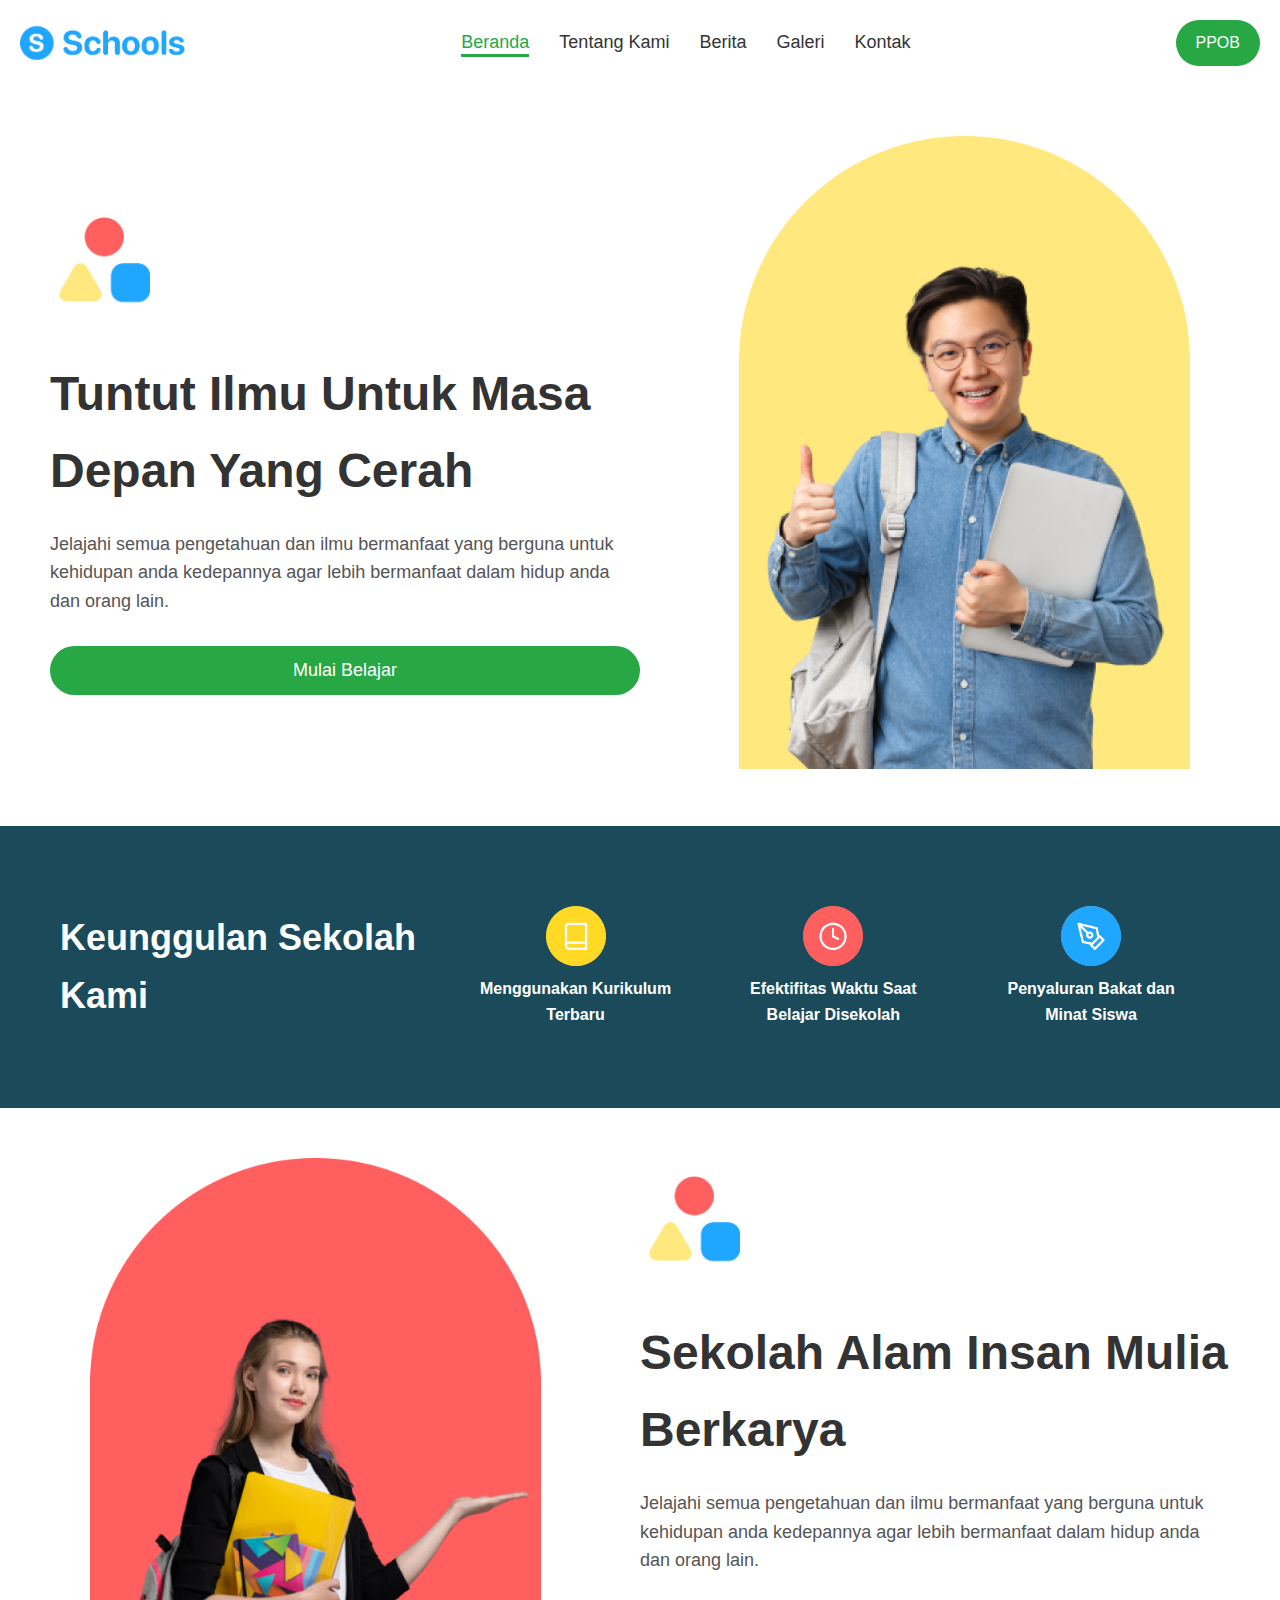
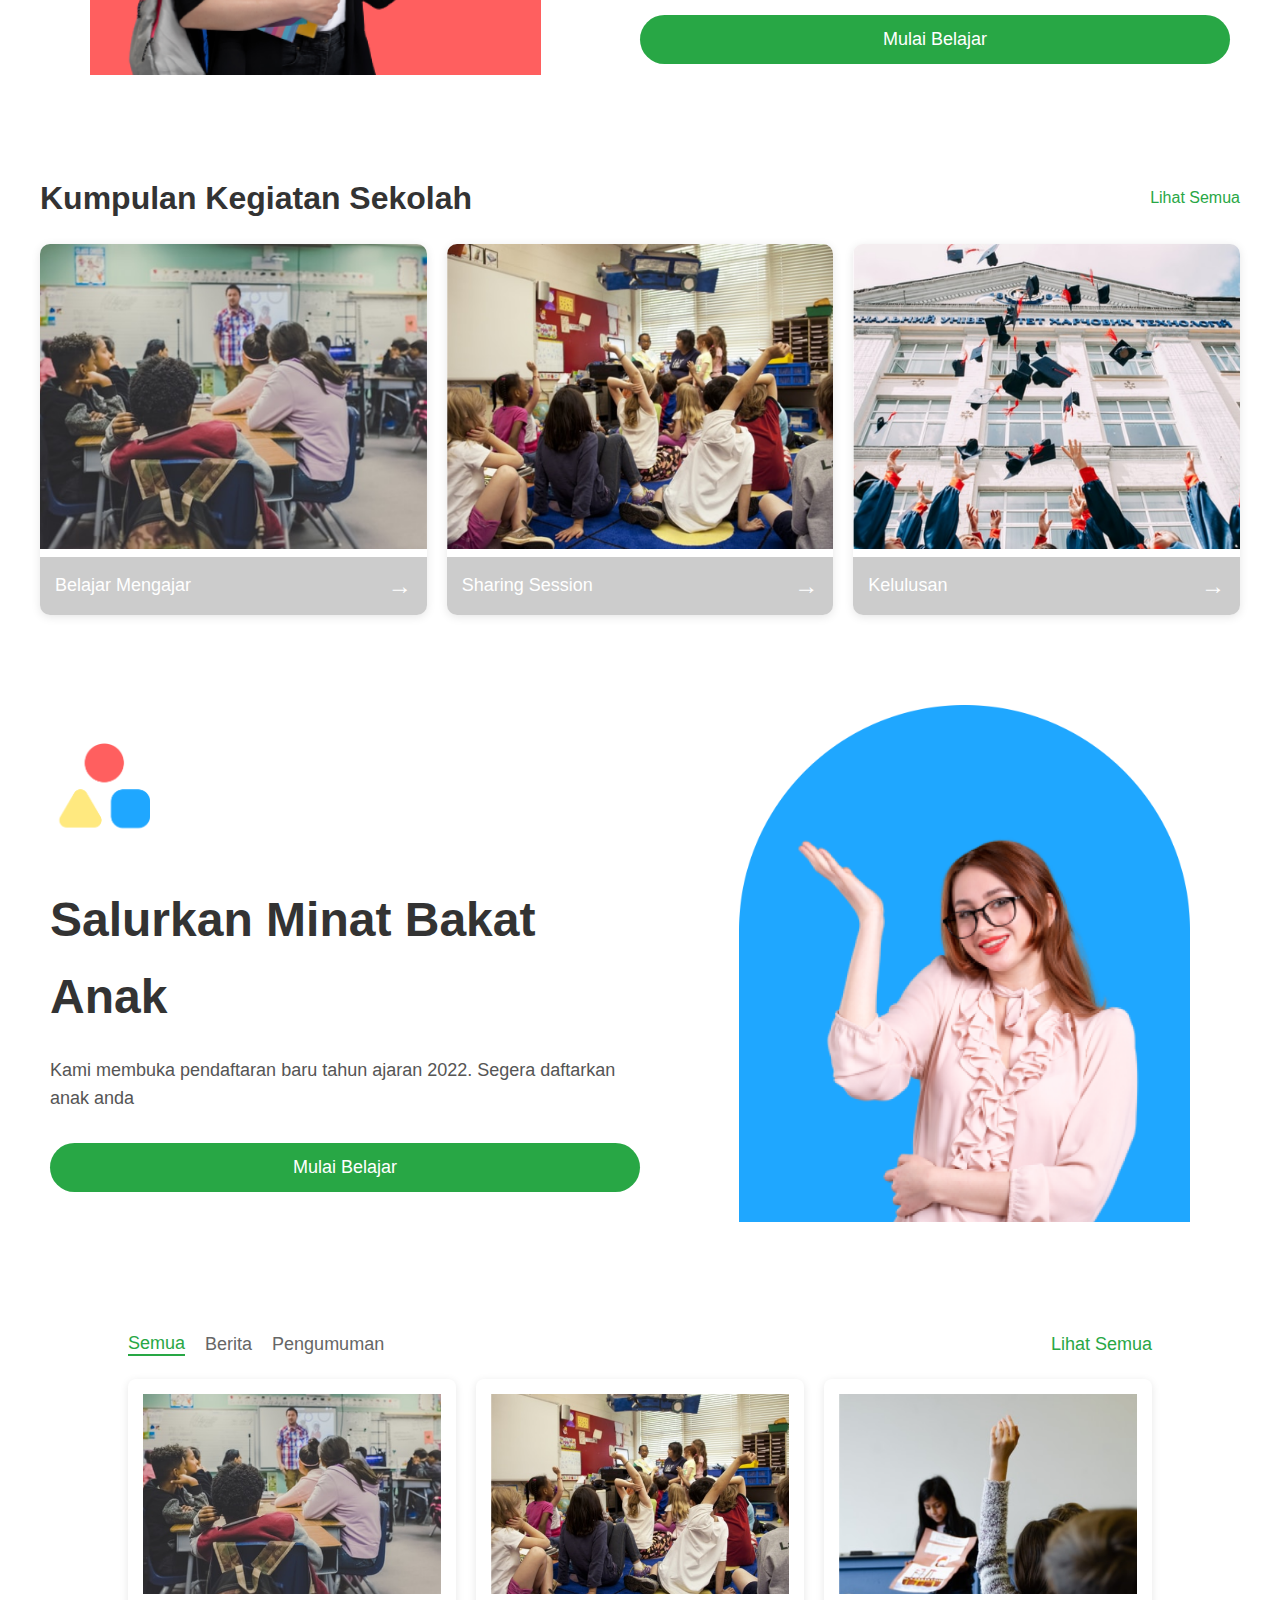
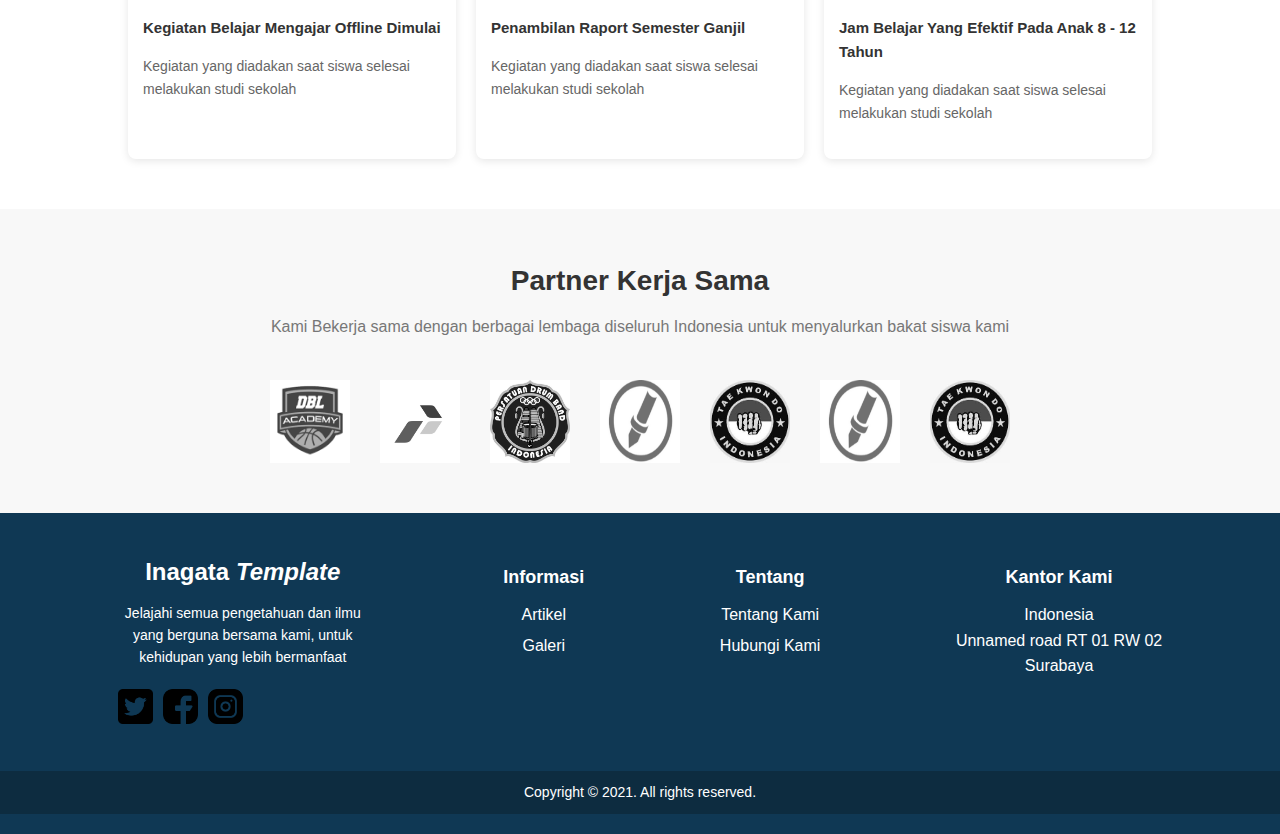
<file: index.html>
<!DOCTYPE html>
<html lang="en">
<head>
    <meta charset="UTF-8">
    <meta name="viewport" content="width=device-width, initial-scale=1.0">
    <title>School Website</title>
    <link rel="stylesheet" href="style.css">
</head>
<body>

    <!-- Header -->
    <header>
        <nav>
            <div class="logo">
                <img src="img/logo.png" alt="School Logo"></div>
            <ul class="nav-links">
                <li><a href="index.html"class="active">Beranda</a></li>
                <li><a href="about.html">Tentang Kami</a></li>
                <li><a href="news.html">Berita</a></li>
                <li><a href="gallery.html">Galeri</a></li>
                <li><a href="contact.html">Kontak</a></li>
            </ul>
            <a href="#" class="cta">PPOB</a>
        </nav>
    </header>

    <!-- Hero Section -->
    <section class="hero">
        <div class="hero-text">
            <img src="img/Group 14.png" alt="Logo1">
            <h1>Tuntut Ilmu Untuk Masa Depan Yang Cerah</h1>
            <p>Jelajahi semua pengetahuan dan ilmu bermanfaat yang berguna untuk kehidupan anda kedepannya agar lebih bermanfaat dalam hidup anda dan orang lain.</p>
            <a href="#" class="cta">Mulai Belajar</a>
        </div>
        <div class="hero-image">
            <img src="img/1.png" alt="Hero Image">
        </div>
    </section>
    
<!-- Keunggulan Sekolah -->
<section class="keunggulan">
    <div class="kontainer">
        <div class="content">
            <div class="title">
                <h2>Keunggulan Sekolah Kami</h2>
            </div>
            <div class="features">
                <div class="feature">
                    <div class="ikon yellow-bg">
                        <img src="img/Frame 18.png" alt="Kurikulum Terbaru">
                    </div>
                    <h3>Menggunakan Kurikulum Terbaru</h3>
                </div>
                <div class="feature">
                    <div class="ikon red-bg">
                        <img src="img/Frame 16.png" alt="Efektifitas Belajar">
                    </div>
                    <h3>Efektifitas Waktu Saat Belajar Disekolah</h3>
                </div>
                <div class="feature">
                    <div class="ikon blue-bg">
                        <img src="img/Frame 15.png" alt="Penyaluran Bakat">
                    </div>
                    <h3>Penyaluran Bakat dan Minat Siswa</h3>
                </div>
            </div>
        </div>
    </div>
</section>

<!-- Sekolah Alam -->
<section class="school-info">
    <div class="school-image-image">
        <img src="img/2.png" alt="Hero Image">
    </div>
    <div class="school-image">
        <img src="img/Group 14.png" alt="Logo1">
        <h1>Sekolah Alam Insan Mulia Berkarya</h1>
        <p>Jelajahi semua pengetahuan dan ilmu bermanfaat yang berguna untuk kehidupan anda kedepannya agar lebih bermanfaat dalam hidup anda dan orang lain.</p>
        <a href="#" class="cta">Mulai Belajar</a>
    </div>
</section>

    <!-- Kegiatan Sekolah -->
    <section class="school-activities">
        <div class="container">
            <div class="header">
                <h2>Kumpulan Kegiatan Sekolah</h2>
                <a href="#" class="view-all">Lihat Semua</a>
            </div>
            <div class="activities">
                <div class="activity">
                    <img src="img/img1.png" alt="Belajar Mengajar">
                    <div class="activity-info gray-bg">
                        <p>Belajar Mengajar</p>
                        <span>→</span>
                    </div>
                </div>
                <div class="activity">
                    <img src="img/img2.png" alt="Sharing Session">
                    <div class="activity-info gray-bg">
                        <p>Sharing Session</p>
                        <span>→</span>
                    </div>
                </div>
                <div class="activity">
                    <img src="img/img3.png" alt="Kelulusan">
                    <div class="activity-info gray-bg">
                        <p>Kelulusan</p>
                        <span>→</span>
                    </div>
                </div>
            </div>
        </div>
    </section>

    <!-- Minat Bakat Anak -->
    <section class="talent">
        <div class="talent-text">
            <img src="img/Group 14.png" alt="Logo1">
            <h1>Salurkan Minat Bakat Anak</h1>
            <p>Kami membuka pendaftaran baru tahun ajaran 2022. Segera daftarkan anak anda</p>
            <a href="#" class="cta">Mulai Belajar</a>
        </div>
        <div class="talent-image">
            <img src="img/3.png" alt="Minat Bakat">
        </div>
    </section>

    <!-- Berita Sekolah -->
    <div class="containers">
        <div class="tabs">
            <button class="tab active">Semua</button>
            <button class="tab">Berita</button>
            <button class="tab">Pengumuman</button>
            <a href="#" class="lihat-semua">Lihat Semua</a>
        </div>
        
        <div class="cards">
            <div class="card">
                <img src="img/img1.png" alt="Kegiatan Belajar Mengajar">
                <h3>Kegiatan Belajar Mengajar Offline Dimulai</h3>
                <p>Kegiatan yang diadakan saat siswa selesai melakukan studi sekolah</p>
            </div>
            <div class="card">
                <img src="img/img2.png" alt="Penambilan Raport">
                <h3>Penambilan Raport Semester Ganjil</h3>
                <p>Kegiatan yang diadakan saat siswa selesai melakukan studi sekolah</p>
            </div>
            <div class="card">
                <img src="img/img4.png" alt="Jam Belajar">
                <h3>Jam Belajar Yang Efektif Pada Anak 8 - 12 Tahun</h3>
                <p>Kegiatan yang diadakan saat siswa selesai melakukan studi sekolah</p>
            </div>
        </div>
    </div>

    <!-- Partner -->
    <div class="partner-section">
        <h2>Partner Kerja Sama</h2>
        <p>Kami Bekerja sama dengan berbagai lembaga diseluruh Indonesia untuk menyalurkan bakat siswa kami</p>
        <div class="partner-logos">
            <img src="img/bkt1.png" alt="Partner Logo 1">
            <img src="img/bkt2.png" alt="Partner Logo 2">
            <img src="img/bkt3.jpg" alt="Partner Logo 3">
            <img src="img/bkt4.png" alt="Partner Logo 4">
            <img src="img/bkt5.jpeg" alt="Partner Logo 5">
            <img src="img/bkt4.png" alt="Partner Logo 4">
            <img src="img/bkt5.jpeg" alt="Partner Logo 5">
        </div>
    </div>
    
    <!-- Footer -->
    <footer>
        <div class="footer-container">
            <div class="footer-left">
                <h2>Inagata <span>Template</span></h2>
                <p>Jelajahi semua pengetahuan dan ilmu yang berguna bersama kami, untuk kehidupan yang lebih bermanfaat</p>
                <div class="social-icons">
                    <a href="#"><img src="img/twt.png" alt="Twitter" class="icon"></a>
                    <a href="#"><img src="img/fb.png" alt="Facebook" class="icon"></a>
                    <a href="#"><img src="img/ig.png" alt="Instagram" class="icon"></a>
                </div>
            </div>
            <div class="footer-middle">
                <h3>Informasi</h3>
                <ul>
                    <li><a href="#">Artikel</a></li>
                    <li><a href="#">Galeri</a></li>
                </ul>
            </div>
            <div class="footer-right">
                <h3>Tentang</h3>
                <ul>
                    <li><a href="#">Tentang Kami</a></li>
                    <li><a href="#">Hubungi Kami</a></li>
                </ul>
            </div>
            <div class="footer-right">
                <h3>Kantor Kami</h3>
                <p>Indonesia</p>
                <p>Unnamed road RT 01 RW 02</p>
                <p>Surabaya</p>
            </div>
        </div>
        <div class="footer-bottom">
            <p>Copyright © 2021. All rights reserved.</p>
        </div>
    </footer>

</body>
</html>
</file>
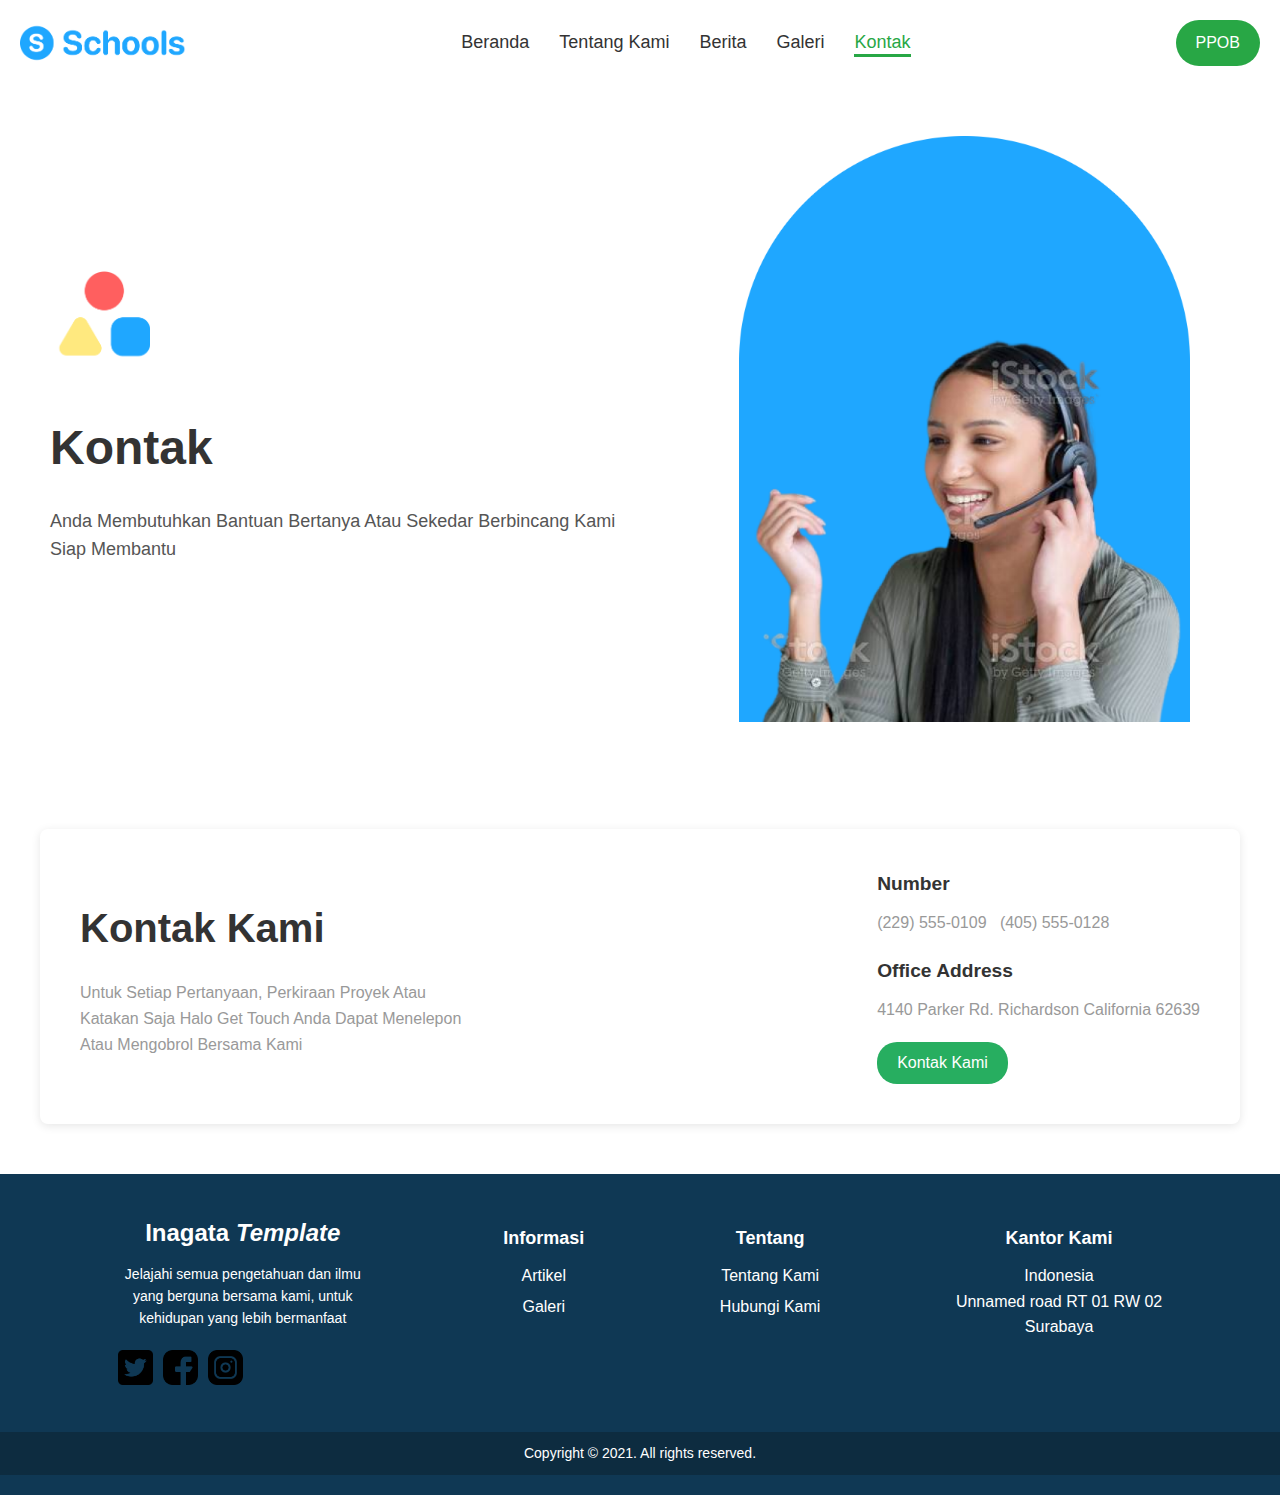
<file: contact.html>
<!DOCTYPE html>
<html lang="en">
<head>
    <meta charset="UTF-8">
    <meta name="viewport" content="width=device-width, initial-scale=1.0">
    <title>School Website</title>
    <link rel="stylesheet" href="style3.css">
</head>
<body>

    <!-- Header -->
    <header>
        <nav>
            <div class="logo">
                <img src="img/logo.png" alt="School Logo"></div>
            <ul class="nav-links">
                <li><a href="index.html">Beranda</a></li>
                <li><a href="about.html">Tentang Kami</a></li>
                <li><a href="news.html">Berita</a></li>
                <li><a href="gallery.html">Galeri</a></li>
                <li><a href="contact.html" class="active">Kontak</a></li>
            </ul>
            <a href="#" class="cta">PPOB</a>
        </nav>
    </header>

    <!-- Hero Section -->
    <section class="hero">
        <div class="hero-text">
            <img src="img/Group 14.png" alt="Logo1">
            <h1>Kontak</h1>
            <p>Anda Membutuhkan Bantuan Bertanya Atau Sekedar Berbincang Kami Siap Membantu</p>
        </div>
        <div class="hero-image">
            <img src="img/7.png" alt="Hero Image">
        </div>
    </section>

    <!-- Kontak Section -->
    <div class="contact-container">
        <div class="contact-info">
            <h1>Kontak Kami</h1>
            <p>Untuk Setiap Pertanyaan, Perkiraan Proyek Atau Katakan Saja Halo Get Touch Anda Dapat Menelepon Atau Mengobrol Bersama Kami</p>
        </div>
        <div class="contact-details">
            <div class="contact-item">
                <h2>Number</h2>
                <p>(229) 555-0109 &nbsp; (405) 555-0128</p>
            </div>
            <div class="contact-item">
                <h2>Office Address</h2>
                <p>4140 Parker Rd. Richardson California 62639</p>
            </div>
            <button class="contact-button">Kontak Kami</button>
        </div>
    </div>

   <!-- Footer -->
<footer>
    <div class="footer-container">
        <div class="footer-left">
            <h2>Inagata <span>Template</span></h2>
            <p>Jelajahi semua pengetahuan dan ilmu yang berguna bersama kami, untuk kehidupan yang lebih bermanfaat</p>
            <div class="social-icons">
                <a href="#"><img src="img/twt.png" alt="Twitter" class="icon"></a>
                <a href="#"><img src="img/fb.png" alt="Facebook" class="icon"></a>
                <a href="#"><img src="img/ig.png" alt="Instagram" class="icon"></a>
            </div>
        </div>
        <div class="footer-middle">
            <h3>Informasi</h3>
            <ul>
                <li><a href="#">Artikel</a></li>
                <li><a href="#">Galeri</a></li>
            </ul>
        </div>
        <div class="footer-right">
            <h3>Tentang</h3>
            <ul>
                <li><a href="#">Tentang Kami</a></li>
                <li><a href="#">Hubungi Kami</a></li>
            </ul>
        </div>
        <div class="footer-right">
            <h3>Kantor Kami</h3>
            <p>Indonesia</p>
            <p>Unnamed road RT 01 RW 02</p>
            <p>Surabaya</p>
        </div>
    </div>
    <div class="footer-bottom">
        <p>Copyright © 2021. All rights reserved.</p>
    </div>
</footer>

    
    </body>
    </html>
</file>
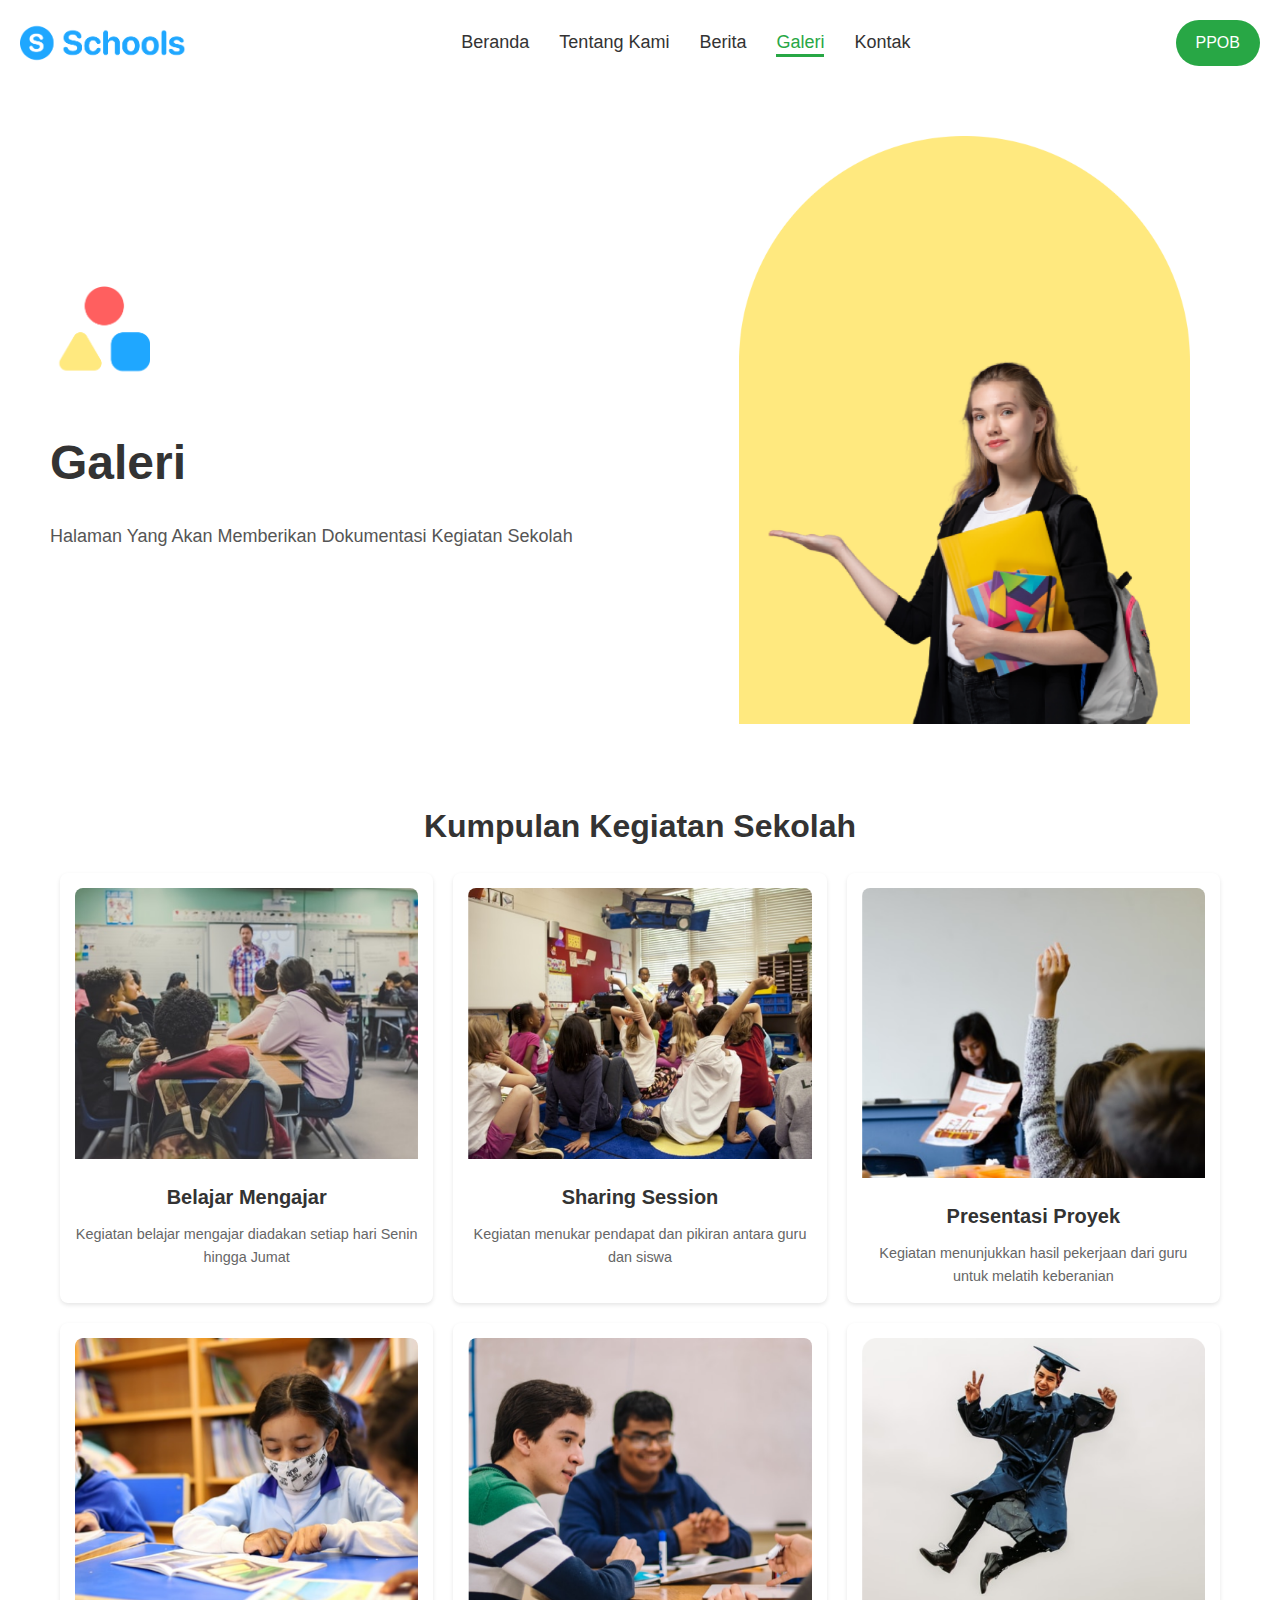
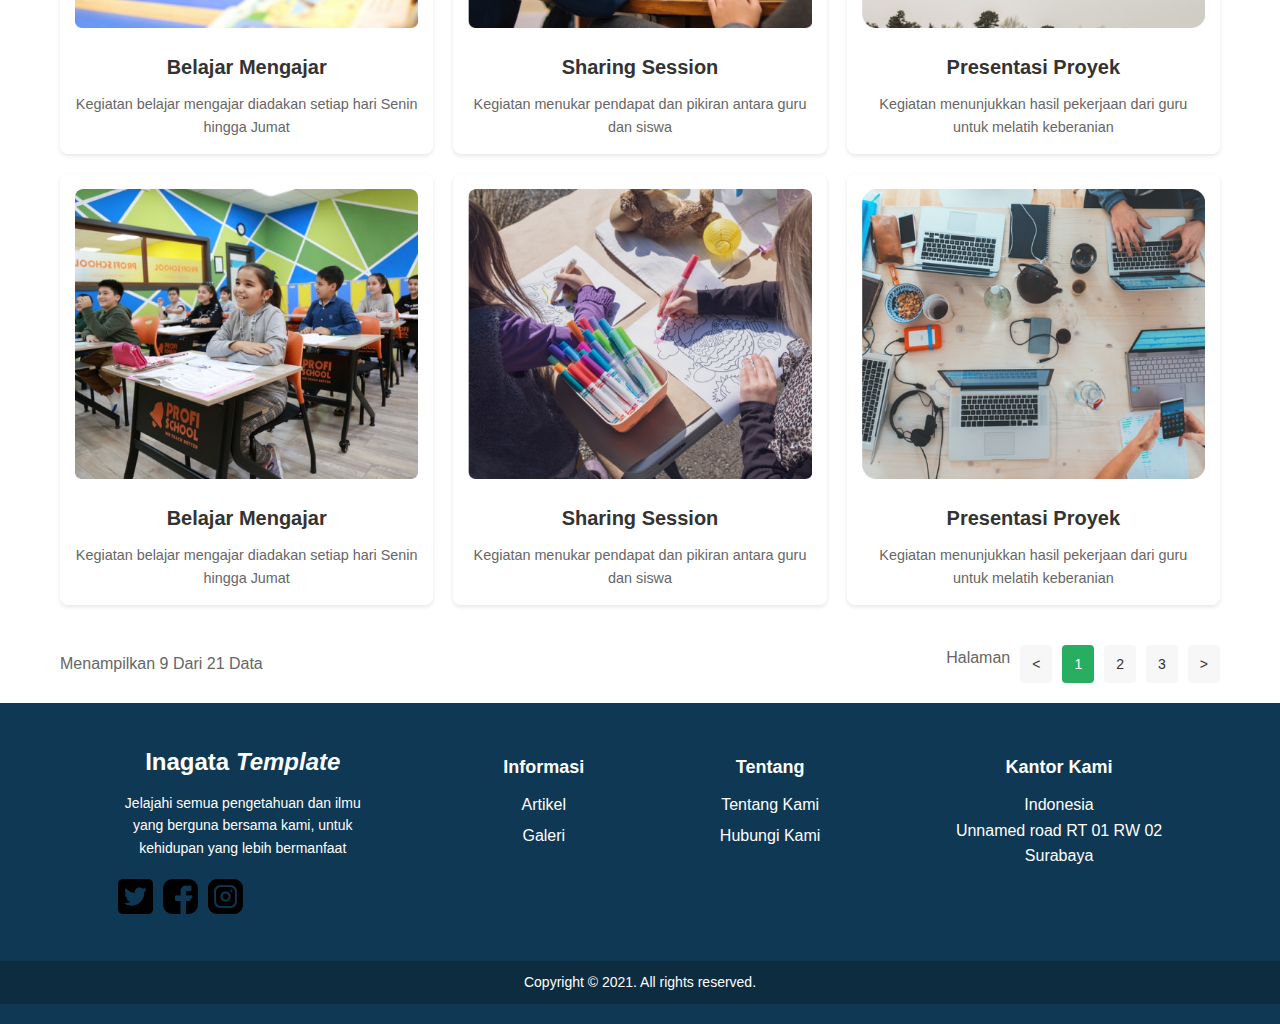
<file: gallery.html>
<!DOCTYPE html>
<html lang="en">
<head>
    <meta charset="UTF-8">
    <meta name="viewport" content="width=device-width, initial-scale=1.0">
    <title>School Website</title>
    <link rel="stylesheet" href="style2.css">
</head>
<body>

    <!-- Header -->
    <header>
        <nav>
            <div class="logo">
                <img src="img/logo.png" alt="School Logo"></div>
            <ul class="nav-links">
                <li><a href="index.html">Beranda</a></li>
                <li><a href="about.html">Tentang Kami</a></li>
                <li><a href="news.html">Berita</a></li>
                <li><a href="gallery.html" class="active">Galeri</a></li>
                <li><a href="contact.html">Kontak</a></li>
            </ul>
            <a href="#" class="cta">PPOB</a>
        </nav>
    </header>

    <!-- Hero Section -->
    <section class="hero">
        <div class="hero-text">
            <img src="img/Group 14.png" alt="Logo1">
            <h1>Galeri</h1>
            <p>Halaman Yang Akan Memberikan Dokumentasi Kegiatan Sekolah</p>
        </div>
        <div class="hero-image">
            <img src="img/6.png" alt="Hero Image">
        </div>
    </section>

    <!-- Kegiatan Section -->
    <div class="container">
        <h1>Kumpulan Kegiatan Sekolah</h1>
        <div class="activities">
            <div class="activity">
                <img src="img/img1.png" alt="Belajar Mengajar">
                <h2>Belajar Mengajar</h2>
                <p>Kegiatan belajar mengajar diadakan setiap hari Senin hingga Jumat</p>
            </div>
            <div class="activity">
                <img src="img/img2.png" alt="Sharing Session">
                <h2>Sharing Session</h2>
                <p>Kegiatan menukar pendapat dan pikiran antara guru dan siswa</p>
            </div>
            <div class="activity">
                <img src="img/img4.png" alt="Presentasi Proyek">
                <h2>Presentasi Proyek</h2>
                <p>Kegiatan menunjukkan hasil pekerjaan dari guru untuk melatih keberanian</p>
            </div>
            <div class="activity">
                <img src="img/r4.png" alt="Belajar Mengajar">
                <h2>Belajar Mengajar</h2>
                <p>Kegiatan belajar mengajar diadakan setiap hari Senin hingga Jumat</p>
            </div>
            <div class="activity">
                <img src="img/r5.png" alt="Sharing Session">
                <h2>Sharing Session</h2>
                <p>Kegiatan menukar pendapat dan pikiran antara guru dan siswa</p>
            </div>
            <div class="activity">
                <img src="img/r6.png" alt="Presentasi Proyek">
                <h2>Presentasi Proyek</h2>
                <p>Kegiatan menunjukkan hasil pekerjaan dari guru untuk melatih keberanian</p>
            </div>
            <div class="activity">
                <img src="img/r7.png" alt="Belajar Mengajar">
                <h2>Belajar Mengajar</h2>
                <p>Kegiatan belajar mengajar diadakan setiap hari Senin hingga Jumat</p>
            </div>
            <div class="activity">
                <img src="img/r8.png" alt="Sharing Session">
                <h2>Sharing Session</h2>
                <p>Kegiatan menukar pendapat dan pikiran antara guru dan siswa</p>
            </div>
            <div class="activity">
                <img src="img/r9.png" alt="Presentasi Proyek">
                <h2>Presentasi Proyek</h2>
                <p>Kegiatan menunjukkan hasil pekerjaan dari guru untuk melatih keberanian</p>
            </div>
        </div>
    </div>
    <div class="pagination">
        <p>Menampilkan 9 Dari 21 Data</p>
        <div class="page-nav">
            <p>Halaman</p>
            <a href="#">&lt;</a>
            <a href="#" class="active">1</a>
            <a href="#">2</a>
            <a href="#">3</a>
            <a href="#">&gt;</a>
        </div>
    </div>

        <!-- Footer -->
        <footer>
            <div class="footer-container">
                <div class="footer-left">
                    <h2>Inagata <span>Template</span></h2>
                    <p>Jelajahi semua pengetahuan dan ilmu yang berguna bersama kami, untuk kehidupan yang lebih bermanfaat</p>
                    <div class="social-icons">
                        <a href="#"><img src="img/twt.png" alt="Twitter" class="icon"></a>
                        <a href="#"><img src="img/fb.png" alt="Facebook" class="icon"></a>
                        <a href="#"><img src="img/ig.png" alt="Instagram" class="icon"></a>
                    </div>
                </div>
                <div class="footer-middle">
                    <h3>Informasi</h3>
                    <ul>
                        <li><a href="#">Artikel</a></li>
                        <li><a href="#">Galeri</a></li>
                    </ul>
                </div>
                <div class="footer-right">
                    <h3>Tentang</h3>
                    <ul>
                        <li><a href="#">Tentang Kami</a></li>
                        <li><a href="#">Hubungi Kami</a></li>
                    </ul>
                </div>
                <div class="footer-right">
                    <h3>Kantor Kami</h3>
                    <p>Indonesia</p>
                    <p>Unnamed road RT 01 RW 02</p>
                    <p>Surabaya</p>
                </div>
            </div>
            <div class="footer-bottom">
                <p>Copyright © 2021. All rights reserved.</p>
            </div>
        </footer>
    
    </body>
    </html>
</file>
<file: style.css>
*{
    margin: 0;
    padding: 0;
    box-sizing: border-box;
}

body {
    font-family: 'Arial', sans-serif;
    line-height: 1.6;
    color: #333;
}

header {
    background: #fff;
    padding: 20px;
    box-shadow: 0 4px 10px rgba(0, 0, 0, 0.1);
}

nav {
    display: flex;
    justify-content: space-between;
    align-items: center;
}
.nav-links a::after {
    content: '';
    display: block;
    position: absolute;
    left: 0;
    bottom: 0;
    width: 0;
    height: 2px; 
    background-color: green; 
    transition: width 0.3s ease;
}

.nav-links a:hover::after {
    width: 100%;
}


.logo {
    display: flex;
    align-items: center;
}

.logo img {
    height: 40px;
    margin-right: 10px;
}

.logo span {
    font-size: 24px;
    font-weight: bold;
    color: #007bff;
}

.nav-links {
    list-style: none;
    display: flex;
}

.nav-links li {
    margin: 0 15px;
}

.nav-links a {
    text-decoration: none;
    color: #333;
    font-size: 18px;
    position: relative;
}

.nav-links a:hover,
.nav-links a.active {
    color: #28a745;
}

.nav-links a.active::after {
    content: '';
    position: absolute;
    width: 100%;
    height: 3px;
    background: #28a745;
    bottom: -5px;
    left: 0;
}

.cta {
    padding: 10px 20px;
    background: #28a745;
    color: #fff;
    border-radius: 25px;
    text-decoration: none;
}

/* 1 */
.hero {
    display: flex;
    align-items: center;
    justify-content: space-between;
    padding: 50px;
    background: #fff;
}

.hero-text {
    max-width: 50%;
    display: flex;
    flex-direction: column;
    justify-content: center;
}

.hero-text img {
    max-width: 100px;
    margin-bottom: 20px;
}

.hero h1 {
    font-size: 48px;
    margin: 20px 0;
    color: #333;
}

.hero p {
    font-size: 18px;
    margin-bottom: 30px;
    color: #555;
}

.hero .cta {
    padding: 10px 20px; 
    background: #28a745;
    color: #fff;
    border-radius: 25px;
    text-decoration: none;
    font-size: 18px;
    display: inline-block;
    text-align: center; 
    white-space: nowrap; 
}

.hero-image {
    max-width: 45%;
    text-align: center;
}

.hero-image img {
    max-width: 100%;
    padding: 0px 40px;
}


/* 2 */
.keunggulan {
    background-color: #1b4b5a;
    padding: 80px 40px;
    color: white;
}

.kontainer {
    max-width: 1200px;
    margin: 0 auto;
    padding: 0 20px;
}

.content {
    display: flex;
    align-items: center;
}

.title {
    flex: 1;
    text-align: left;
}

.title h2 {
    font-size: 36px;
    margin: 0;
}

.features {
    display: flex;
    flex: 2;
    justify-content: space-around;
    text-align: center;
}

.feature {
    flex: 1;
    max-width: 200px;
    margin: 0 10px;
}

.ikon {
    width: 60px;
    height: 60px;
    border-radius: 50%;
    display: flex;
    justify-content: center;
    align-items: center;
    margin: 0 auto 10px;
    overflow: hidden; 
}

.ikon img {
    width: 100%;
    height: 100%;
    object-fit: cover;
}

.yellow-bg {
    background-color: #fedd42;
}

.red-bg {
    background-color: #ff6f61;
}

.blue-bg {
    background-color: #5bc0de;
}

.feature h3 {
    font-size: 16px;
    margin: 0;
}

/* 3 */
.school-info {
    display: flex;
    align-items: center;
    justify-content: space-between;
    padding: 50px;
    background: #fff;
}

.school-image {
    max-width: 50%;
    display: flex;
    flex-direction: column;
    justify-content: center;
}

.school-image img {
    max-width: 100px;
    margin-bottom: 20px;
}

.school-info h1 {
    font-size: 48px;
    margin: 20px 0;
    color: #333;
}

.school-info p {
    font-size: 18px;
    margin-bottom: 30px;
    color: #555;
}

.school-image .cta {
    padding: 10px 20px !important;
    background: #28a745;
    color: #fff;
    border-radius: 25px;
    text-decoration: none;
    font-size: 18px !important;
    display: inline-block;
    margin-top: 10px; 
    text-align: center; 
}

.school-image-image {
    max-width: 45%;
    text-align: center;
}

.school-image-image img {
    max-width: 100%;
    padding: 0px 40px;
}

/* 4 */
.school-activities {
    padding: 40px 20px;
    background-color: #ffffff;
}

.container {
    max-width: 1200px;
    margin: 0 auto;
}

.header {
    display: flex;
    justify-content: space-between;
    align-items: center;
    margin-bottom: 20px;
}

.header h2 {
    font-size: 32px;
    color: #333;
}

.header .view-all {
    color: #28a745;
    text-decoration: none;
    font-size: 16px;
}

.activities {
    display: flex;
    gap: 20px;
}

.activity {
    background-color: #fff;
    border-radius: 10px;
    overflow: hidden;
    box-shadow: 0 2px 10px rgba(0, 0, 0, 0.1);
    flex: 1;
    transition: transform 0.3s ease;
    position: relative;
}

.activity:hover {
    transform: scale(1.05);
}

.activity img {
    width: 100%;
    height: auto;
}

.activity-info {
    padding: 10px 15px;
    display: flex;
    justify-content: space-between;
    align-items: center;
    background-color: #ccc; /* Default background color */
    transition: background-color 0.3s ease;
}

.activity-info p {
    margin: 0;
    font-size: 18px;
    color: #fff;
}

.activity-info span {
    font-size: 24px;
    color: #fff;
}

.activity:hover .activity-info {
    background-color: #28a745; 
}

.gray-bg {
    background-color: #ccc;
}


/* 5 */
.talent {
    display: flex;
    align-items: center;
    justify-content: space-between;
    padding: 50px;
    background: #fff;
}

.talent-text {
    max-width: 50%;
    display: flex;
    flex-direction: column;
    justify-content: center;
}

.talent-text img {
    max-width: 100px;
    margin-bottom: 20px;
}

.talent h1 {
    font-size: 48px;
    margin: 20px 0;
    color: #333;
}

.talent p {
    font-size: 18px;
    margin-bottom: 30px;
    color: #555;
}

.talent .cta {
    padding: 10px 20px !important;
    background: #28a745;
    color: #fff;
    border-radius: 25px;
    text-decoration: none;
    font-size: 18px !important;
    display: inline-block;
    text-align: center; 
}

.talent-image {
    max-width: 45%;
    text-align: center;
}

.talent-image img {
    max-width: 100%;
    padding: 0px 40px;
}

/* 6 */
.containers {
    width: 80%;
    margin: 50px auto;
}

.tabs {
    display: flex;
    align-items: center;
    margin-bottom: 20px;
}

.tab {
    background-color: transparent;
    border: none;
    font-size: 18px;
    margin-right: 20px;
    cursor: pointer;
    color: #666;
}

.tab.active {
    color: #28a745;
    border-bottom: 2px solid #28a745;
}

.lihat-semua {
    margin-left: auto;
    font-size: 18px;
    color: #28a745;
    text-decoration: none;
}

.cards {
    display: flex;
    gap: 20px;
    justify-content: space-between;
}

.card {
    background-color: white;
    border-radius: 8px;
    box-shadow: 0 2px 8px rgba(0, 0, 0, 0.1);
    overflow: hidden;
    text-align: left;
    flex: 1;
    padding: 15px;
}

.card img {
    width: 100%;
    height: 200px;
    object-fit: cover;
}

.card h3 {
    font-size: 15px;
    margin: 15px 0;
}

.card p {
    color: #666;
    margin: 0 0 20px 0;
    font-size: 14px;
}
.card:hover {
    background-color: #28a745;
}

.card:hover img {
    transform: scale(1.05);
}

.card:hover h3, 
.card:hover p {
    color: white;
}

/* 7 */
.partner-section {
    text-align: center;
    padding: 50px 0;
    background-color: #f8f8f8;
}

.partner-section h2 {
    font-size: 28px;
    margin-bottom: 10px;
    color: #333;
}

.partner-section p {
    font-size: 16px;
    color: #777;
    margin-bottom: 40px;
}

.partner-logos {
    display: flex;
    justify-content: center;
    gap: 30px;
}

.partner-logos img {
    width: 80px;
    filter: grayscale(100%);
    transition: filter 0.3s ease, transform 0.3s ease;
}

.partner-logos img:hover {
    filter: grayscale(0%);
    transform: scale(1.1);
}


/* 8 */
footer {
    background-color: #0f3854;
    color: #ffffff;
    padding: 20px 0;
    text-align: center;
}

.footer-container {
    display: flex;
    justify-content: space-around;
    align-items: flex-start;
    flex-wrap: wrap;
    padding: 20px 50px;
}

.footer-left h2 {
    font-size: 24px;
    margin-bottom: 10px;
}

.footer-left span {
    font-style: italic;
}

.footer-left p {
    font-size: 14px;
    line-height: 1.6;
    max-width: 250px;
    margin-bottom: 20px;
}

.social-icons {
    display: flex;
    gap: 10px;
}

.icon {
    width: 35px;
    height: 35px;
}

.footer-middle, .footer-right {
    margin-top: 10px;
}

.footer-middle h3, .footer-right h3 {
    font-size: 18px;
    margin-bottom: 10px;
    color: #ffffff;
}

.footer-middle ul, .footer-right ul {
    list-style: none;
    padding: 0;
}

.footer-middle ul li, .footer-right ul li {
    margin-bottom: 5px;
}

.footer-middle ul li a, .footer-right ul li a {
    color: #ffffff;
    text-decoration: none;
    transition: color 0.3s ease;
}

.footer-middle ul li a:hover, .footer-right ul li a:hover {
    color: green;
}

.footer-bottom {
    background-color: #0d2c40;
    padding: 10px 0;
    margin-top: 20px;
}

.footer-bottom p {
    margin: 0;
    font-size: 14px;
}
</file>
<file: style3.css>
*{
    margin: 0;
    padding: 0;
    box-sizing: border-box;
}

body {
    font-family: 'Arial', sans-serif;
    line-height: 1.6;
    color: #333;
}

header {
    background: #fff;
    padding: 20px;
    box-shadow: 0 4px 10px rgba(0, 0, 0, 0.1);
}

nav {
    display: flex;
    justify-content: space-between;
    align-items: center;
}
.nav-links a::after {
    content: '';
    display: block;
    position: absolute;
    left: 0;
    bottom: 0;
    width: 0;
    height: 2px; /* Tebal garis underline */
    background-color: green; /* Warna garis underline */
    transition: width 0.3s ease;
}

.nav-links a:hover::after {
    width: 100%;
}


.logo {
    display: flex;
    align-items: center;
}

.logo img {
    height: 40px;
    margin-right: 10px;
}

.logo span {
    font-size: 24px;
    font-weight: bold;
    color: #007bff;
}

.nav-links {
    list-style: none;
    display: flex;
}

.nav-links li {
    margin: 0 15px;
}

.nav-links a {
    text-decoration: none;
    color: #333;
    font-size: 18px;
    position: relative;
}

.nav-links a:hover,
.nav-links a.active {
    color: #28a745;
}

.nav-links a.active::after {
    content: '';
    position: absolute;
    width: 100%;
    height: 3px;
    background: #28a745;
    bottom: -5px;
    left: 0;
}

.cta {
    padding: 10px 20px;
    background: #28a745;
    color: #fff;
    border-radius: 25px;
    text-decoration: none;
}

/* 1 */
.hero {
    display: flex;
    align-items: left;
    justify-content: space-between;
    padding: 50px;
    background: #fff;
}

.hero-text {
    max-width: 50%;
    display: flex;
    flex-direction: column;
    justify-content: center;
}

.hero-text img {
    max-width: 100px;
    margin-bottom: 20px;
}

.hero h1 {
    font-size: 48px;
    margin: 20px 0;
    color: #333;
    text-align: left;
}

.hero p {
    font-size: 18px;
    margin-bottom: 30px;
    color: #555;
}

.hero-image {
    max-width: 45%;
    text-align: center;
}

.hero-image img {
    max-width: 100%;
    padding: 0px 40px;
}

/* 2 */
.contact-container {
    display: flex;
    justify-content: space-between;
    align-items: center;
    max-width: 1200px;
    margin: 50px auto;
    background-color: white;
    padding: 40px;
    border-radius: 8px;
    box-shadow: 0 2px 10px rgba(0, 0, 0, 0.1);
}

.contact-info h1 {
    font-size: 2.5rem;
    color: #333;
    margin-bottom: 20px;
}

.contact-info p {
    font-size: 1rem;
    color: #999;
    line-height: 1.6;
    max-width: 400px;
}

.contact-details {
    text-align: left;
}

.contact-item h2 {
    font-size: 1.2rem;
    color: #333;
    margin-bottom: 10px;
}

.contact-item p {
    font-size: 1rem;
    color: #999;
    margin-bottom: 20px;
}

.contact-button {
    background-color: #27ae60;
    color: white;
    padding: 12px 20px;
    border: none;
    border-radius: 20px;
    font-size: 1rem;
    cursor: pointer;
    transition: background-color 0.3s;
}

.contact-button:hover {
    background-color: #219150;
}

/* 3 */
footer {
    background-color: #0f3854;
    color: #ffffff;
    padding: 20px 0;
    text-align: center;
}

.footer-container {
    display: flex;
    justify-content: space-around;
    align-items: flex-start;
    flex-wrap: wrap;
    padding: 20px 50px;
}

.footer-left h2 {
    font-size: 24px;
    margin-bottom: 10px;
}

.footer-left span {
    font-style: italic;
}

.footer-left p {
    font-size: 14px;
    line-height: 1.6;
    max-width: 250px;
    margin-bottom: 20px;
}

.social-icons {
    display: flex;
    gap: 10px;
}

.icon {
    width: 35px;
    height: 35px;
}

.footer-middle, .footer-right {
    margin-top: 10px;
}

.footer-middle h3, .footer-right h3 {
    font-size: 18px;
    margin-bottom: 10px;
    color: #ffffff;
}

.footer-middle ul, .footer-right ul {
    list-style: none;
    padding: 0;
}

.footer-middle ul li, .footer-right ul li {
    margin-bottom: 5px;
}

.footer-middle ul li a, .footer-right ul li a {
    color: #ffffff;
    text-decoration: none;
    transition: color 0.3s ease;
}

.footer-middle ul li a:hover, .footer-right ul li a:hover {
    color: green;
}

.footer-bottom {
    background-color: #0d2c40;
    padding: 10px 0;
    margin-top: 20px;
}

.footer-bottom p {
    margin: 0;
    font-size: 14px;
}
</file>
<file: style2.css>
*{
    margin: 0;
    padding: 0;
    box-sizing: border-box;
}

body {
    font-family: 'Arial', sans-serif;
    line-height: 1.6;
    color: #333;
}

header {
    background: #fff;
    padding: 20px;
    box-shadow: 0 4px 10px rgba(0, 0, 0, 0.1);
}

nav {
    display: flex;
    justify-content: space-between;
    align-items: center;
}
.nav-links a::after {
    content: '';
    display: block;
    position: absolute;
    left: 0;
    bottom: 0;
    width: 0;
    height: 2px; /* Tebal garis underline */
    background-color: green; /* Warna garis underline */
    transition: width 0.3s ease;
}

.nav-links a:hover::after {
    width: 100%;
}


.logo {
    display: flex;
    align-items: center;
}

.logo img {
    height: 40px;
    margin-right: 10px;
}

.logo span {
    font-size: 24px;
    font-weight: bold;
    color: #007bff;
}

.nav-links {
    list-style: none;
    display: flex;
}

.nav-links li {
    margin: 0 15px;
}

.nav-links a {
    text-decoration: none;
    color: #333;
    font-size: 18px;
    position: relative;
}

.nav-links a:hover,
.nav-links a.active {
    color: #28a745;
}

.nav-links a.active::after {
    content: '';
    position: absolute;
    width: 100%;
    height: 3px;
    background: #28a745;
    bottom: -5px;
    left: 0;
}

.cta {
    padding: 10px 20px;
    background: #28a745;
    color: #fff;
    border-radius: 25px;
    text-decoration: none;
}

/* 1 */
.hero {
    display: flex;
    align-items: left;
    justify-content: space-between;
    padding: 50px;
    background: #fff;
}

.hero-text {
    max-width: 50%;
    display: flex;
    flex-direction: column;
    justify-content: center;
}

.hero-text img {
    max-width: 100px;
    margin-bottom: 20px;
}

.hero h1 {
    font-size: 48px;
    margin: 20px 0;
    color: #333;
    text-align: left;
}

.hero p {
    font-size: 18px;
    margin-bottom: 30px;
    color: #555;
}

.hero-image {
    max-width: 45%;
    text-align: center;
}

.hero-image img {
    max-width: 100%;
    padding: 0px 40px;
}


/* 2 */
.container {
    max-width: 1200px;
    margin: 0 auto;
    padding: 20px;
    background-color: white;
}

h1 {
    text-align: center;
    font-size: 2rem;
    margin-bottom: 20px;
}

.activities {
    display: grid;
    grid-template-columns: repeat(3, 1fr);
    gap: 20px;
}

.activity {
    background-color: #ffffff;
    border-radius: 8px;
    box-shadow: 0 2px 4px rgba(0, 0, 0, 0.1);
    text-align: center;
    padding: 15px;
}

.activity img {
    max-width: 100%;
    height: auto;
    border-radius: 8px 8px 0 0;
}

.activity h2 {
    font-size: 1.25rem;
    margin: 15px 0 10px;
}

.activity p {
    color: #666666;
    font-size: 0.9rem;
}

.pagination {
    display: flex;
    justify-content: space-between;
    align-items: center;
    padding: 20px;
    max-width: 1200px;
    margin: auto;
}

.pagination p {
    color: #666;
}

.page-nav {
    display: flex;
    gap: 10px;
}

.page-nav a {
    padding: 8px 12px;
    background-color: #f7f7f7;
    border-radius: 4px;
    color: #333;
    font-size: 14px;
    text-decoration: none;
}

.page-nav a.active {
    background-color: #27ae60;
    color: white;
    text-decoration: none;
}

.page-nav a:hover {
    background-color: #27ae60;
    color: white;
    transition: background-color 0.3s;
    text-decoration: none;
}

/* 3 */
footer {
    background-color: #0f3854;
    color: #ffffff;
    padding: 20px 0;
    text-align: center;
}

.footer-container {
    display: flex;
    justify-content: space-around;
    align-items: flex-start;
    flex-wrap: wrap;
    padding: 20px 50px;
}

.footer-left h2 {
    font-size: 24px;
    margin-bottom: 10px;
}

.footer-left span {
    font-style: italic;
}

.footer-left p {
    font-size: 14px;
    line-height: 1.6;
    max-width: 250px;
    margin-bottom: 20px;
}

.social-icons {
    display: flex;
    gap: 10px;
}

.icon {
    width: 35px;
    height: 35px;
}

.footer-middle, .footer-right {
    margin-top: 10px;
}

.footer-middle h3, .footer-right h3 {
    font-size: 18px;
    margin-bottom: 10px;
    color: #ffffff;
}

.footer-middle ul, .footer-right ul {
    list-style: none;
    padding: 0;
}

.footer-middle ul li, .footer-right ul li {
    margin-bottom: 5px;
}

.footer-middle ul li a, .footer-right ul li a {
    color: #ffffff;
    text-decoration: none;
    transition: color 0.3s ease;
}

.footer-middle ul li a:hover, .footer-right ul li a:hover {
    color: green;
}

.footer-bottom {
    background-color: #0d2c40;
    padding: 10px 0;
    margin-top: 20px;
}

.footer-bottom p {
    margin: 0;
    font-size: 14px;
}
</file>
